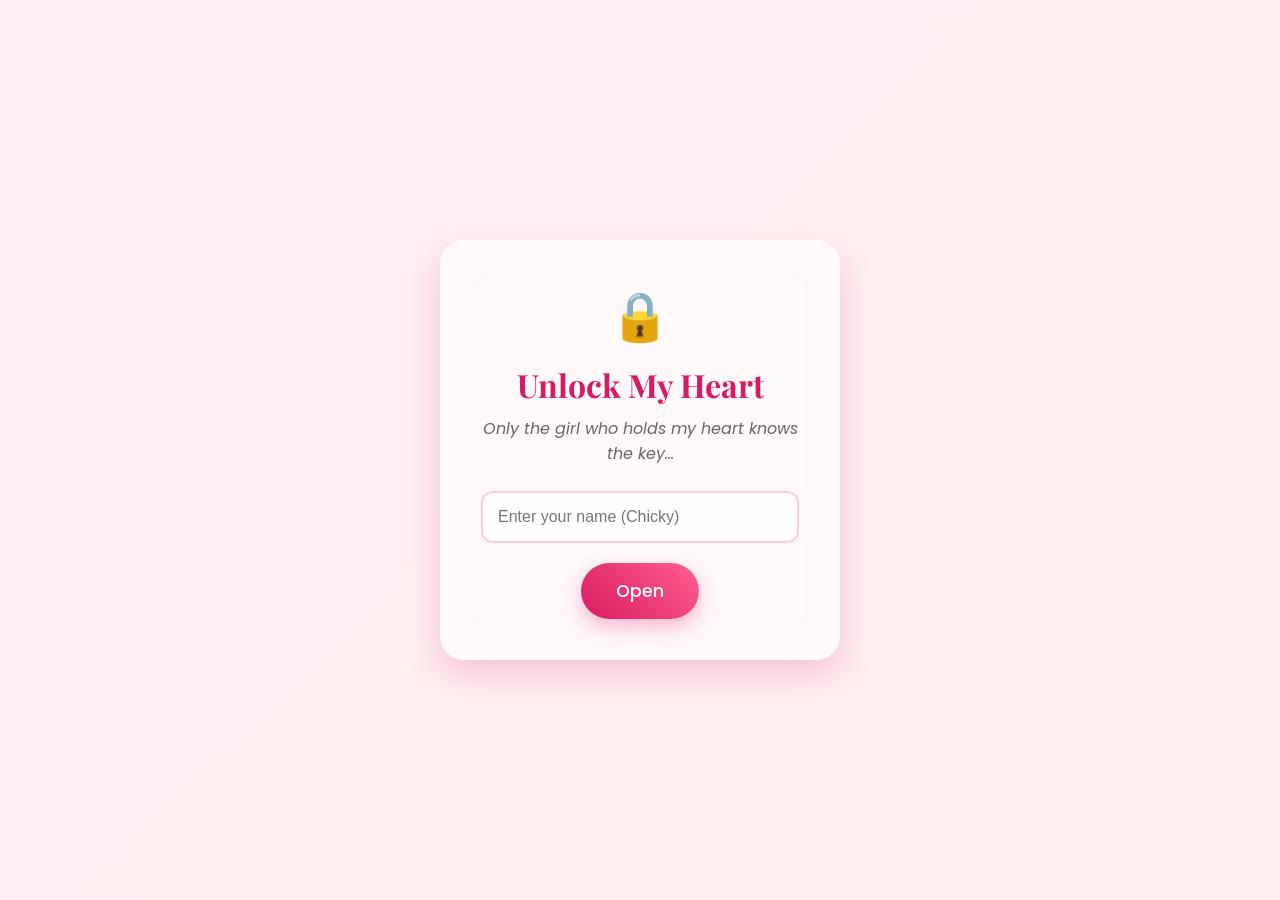
<file: Chicky Birthday/index.html>
<!DOCTYPE html>
<html lang="en">
<head>
    <meta charset="UTF-8">
    <meta name="viewport" content="width=device-width, initial-scale=1.0">
    <title>Happy Birthday, My Love</title>
    <link rel="stylesheet" href="style.css">
    <!-- Beautiful Romantic Fonts -->
    <link href="https://fonts.googleapis.com/css2?family=Dancing+Script:wght@600;700&family=Playfair+Display:ital,wght@0,400;0,700;1,400;1,700&family=Poppins:wght@300;400;500&display=swap" rel="stylesheet">
</head>
<body>
    <!-- Romantic Background Elements -->
    <div id="hearts-container"></div>

    <!-- Password Screen -->
    <div id="password-overlay" class="password-overlay">
        <div class="password-box pulse-glow">
            <div class="lock-icon">🔒</div>
            <h2>Unlock My Heart</h2>
            <p>Only the girl who holds my heart knows the key...</p>
            <input type="password" id="password-input" placeholder="Enter your name (Chicky)">
            <button onclick="checkPassword()">Open</button>
            <p id="error-message" style="color: #ff4d6d; display: none; margin-top: 10px;">That's not my girl. Try again.</p>
        </div>
    </div>

    <!-- Hidden popups -->
    <div id="success-popup" class="popup">
        <div class="popup-inner">
            <div class="popup-message"></div>
        </div>
    </div>

    <div id="main-content" style="display: none;">
        <!-- Hidden interactive trackers for her to find -->
        <div id="tracker1" class="hidden-tracker" onclick="trackerClick(1)">✨</div>
        <div id="tracker2" class="hidden-tracker" onclick="trackerClick(2)">💖</div>

        <section id="hero">
            <div class="hero-content glass-panel">
                <h1 class="typewriter">Happy Birthday, Chicky <span class="heart heartbeat">❤️</span></h1>
                <h3 class="cursive-text fade-in delay-1">The day the world became a better place...</h3>
                <p class="fade-in delay-2">Today is all about you. The light you bring to my life, the warmth of your smile, and the beautiful soul I fell in love with.</p>
                <button class="fade-in delay-3 bounce" onclick="startCelebration()">Step Into Our World 🌹</button>
            </div>
        </section>
    </div>

    <script src="script.js"></script>
</body>
</html>
</file>
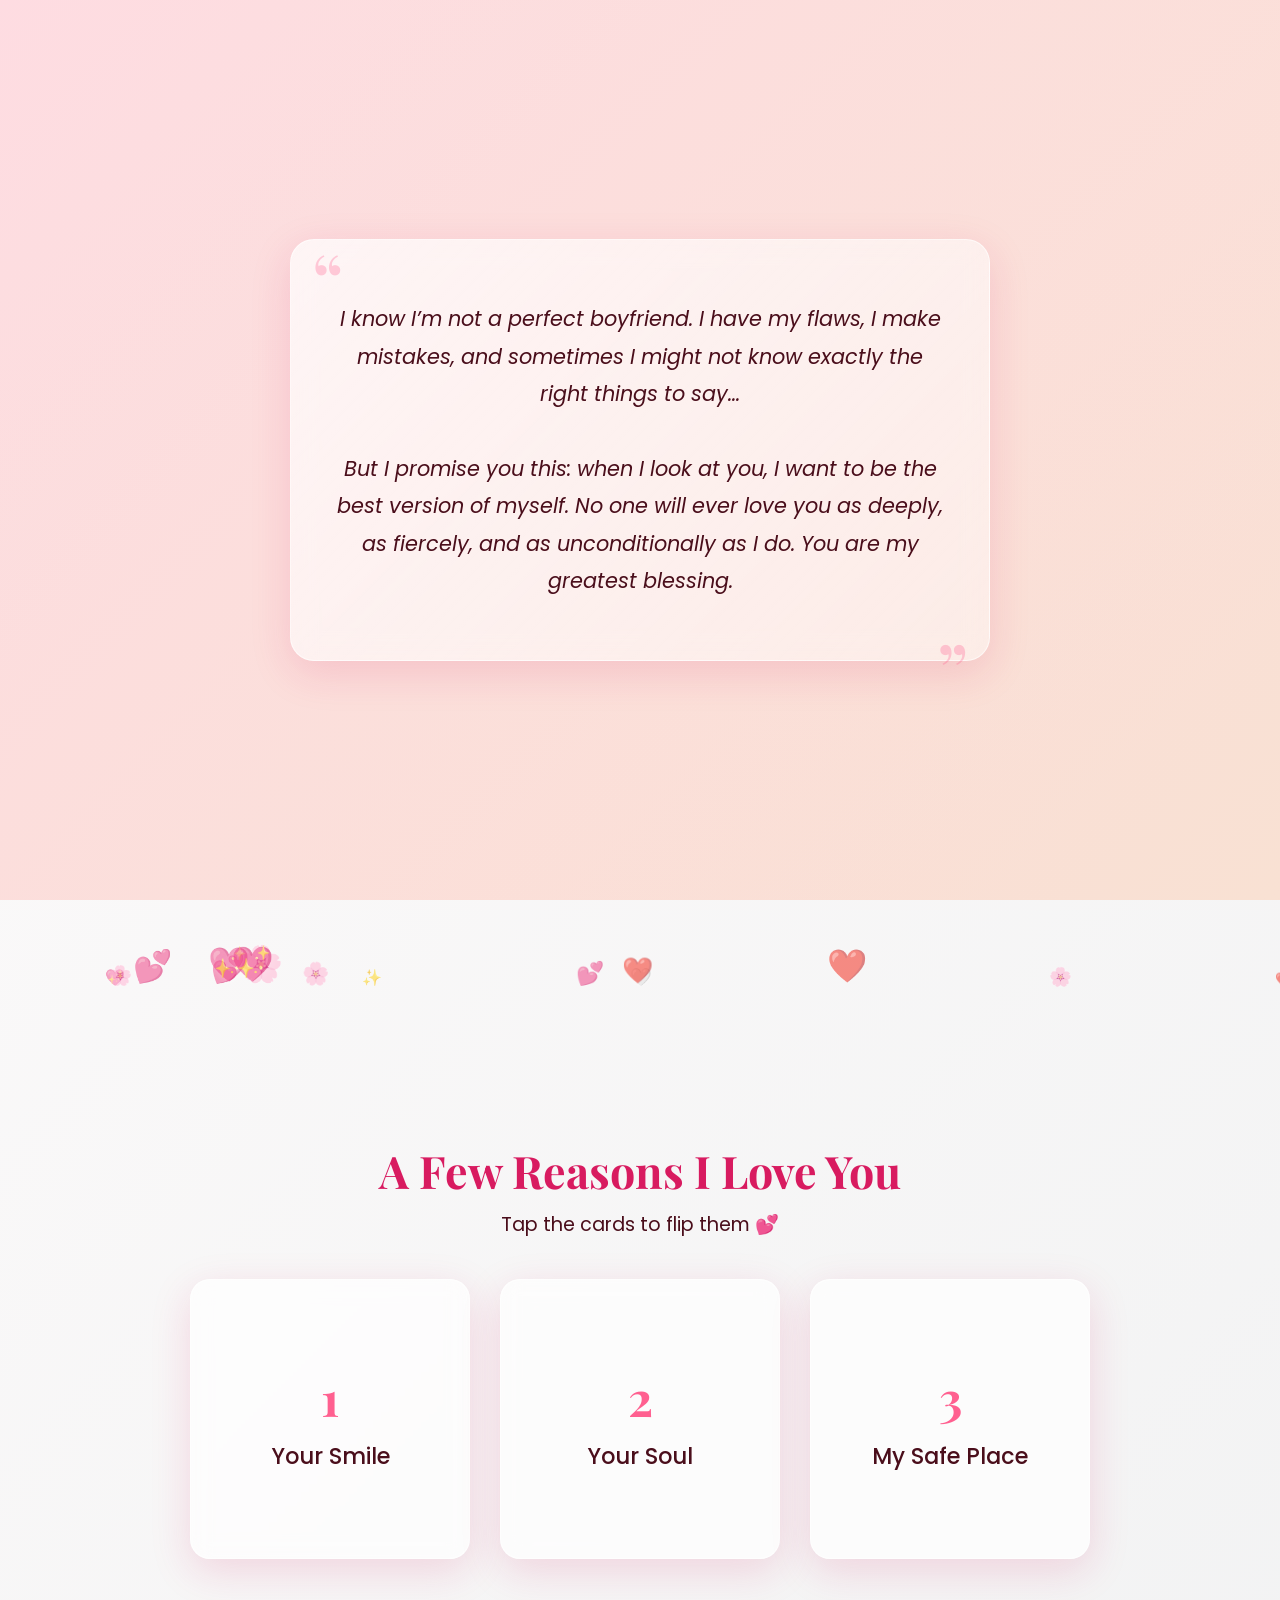
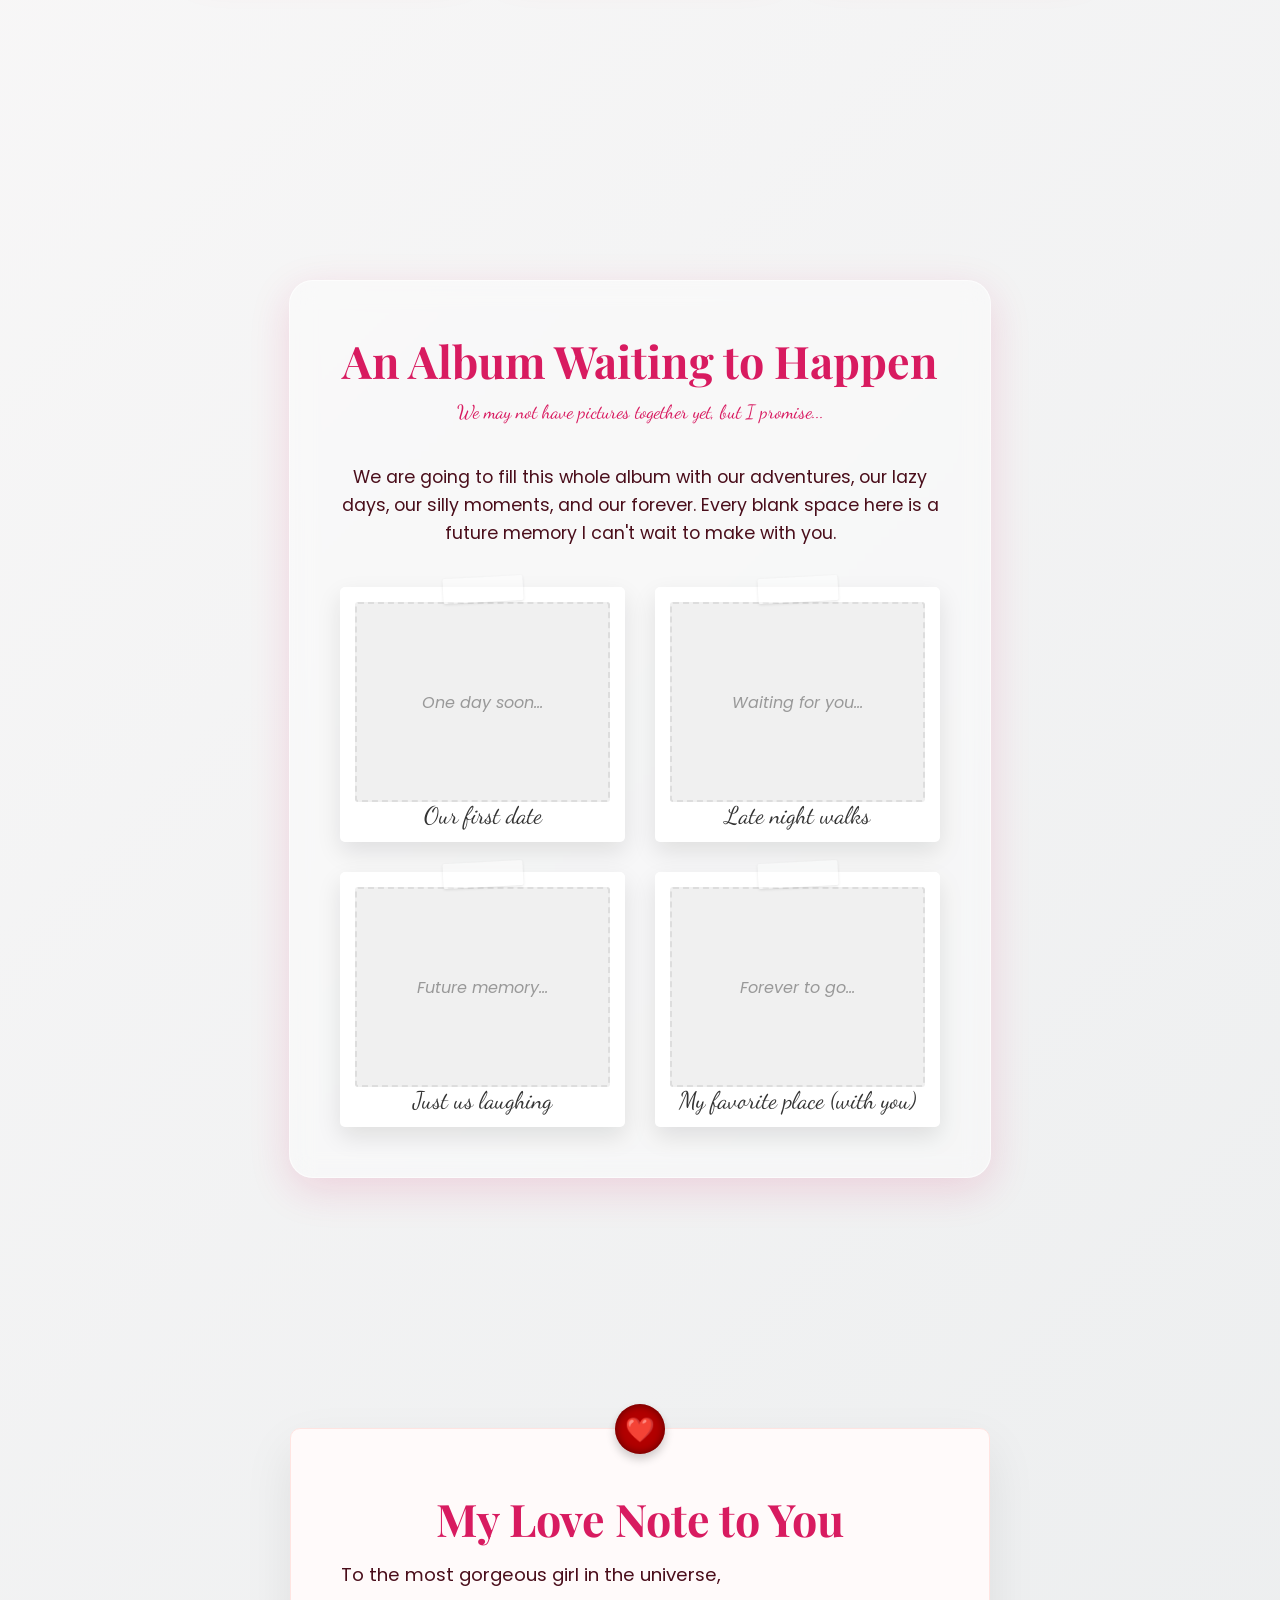
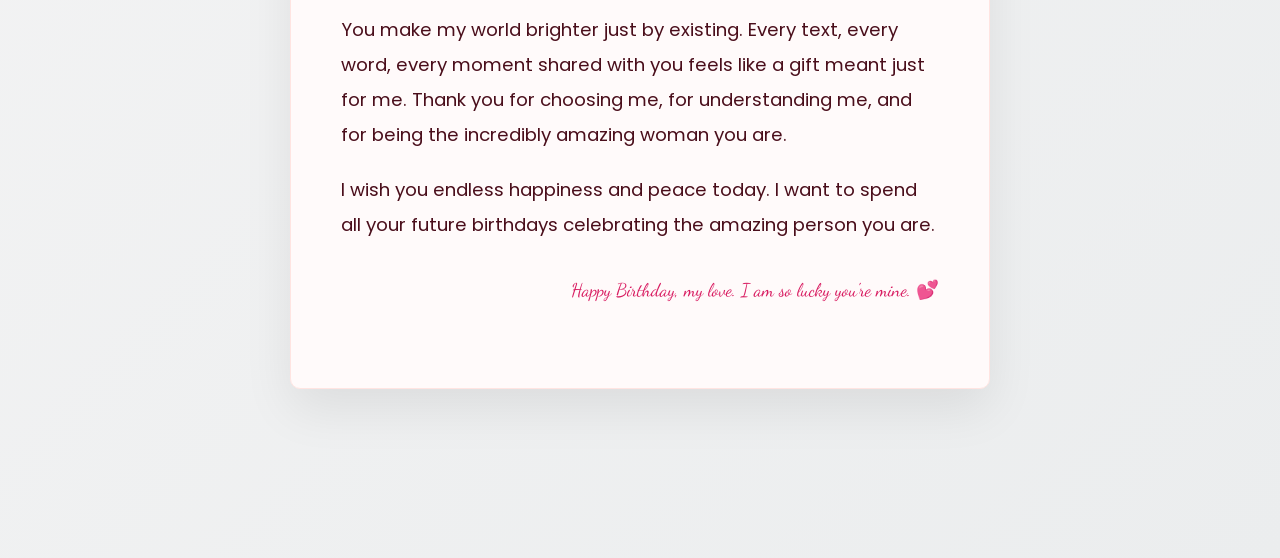
<file: Chicky Birthday/memories.html>
<!DOCTYPE html>
<html lang="en">
<head>
    <meta charset="UTF-8">
    <meta name="viewport" content="width=device-width, initial-scale=1.0">
    <title>For My Everything</title>
    <link rel="stylesheet" href="style.css">
    <link href="https://fonts.googleapis.com/css2?family=Dancing+Script:wght@600;700&family=Playfair+Display:ital,wght@0,400;0,700;1,400;1,700&family=Poppins:wght@300;400;500&display=swap" rel="stylesheet">
</head>
<body>
    <div id="hearts-container"></div>

    <!-- Vulnerable Quote Section -->
    <section id="honesty" class="quote-section">
        <div class="glass-panel fade-up quote-box">
            <span class="quote-mark">“</span>
            <p class="vulnerable-text">I know I’m not a perfect boyfriend. I have my flaws, I make mistakes, and sometimes I might not know exactly the right things to say... <br><br>But I promise you this: when I look at you, I want to be the best version of myself. No one will ever love you as deeply, as fiercely, and as unconditionally as I do. You are my greatest blessing.</p>
            <span class="quote-mark">”</span>
        </div>
    </section>

    <!-- Playful Reasons Cards -->
    <section id="reasons">
        <h2 class="section-title fade-up">A Few Reasons I Love You</h2>
        <p class="fade-up subtitle">Tap the cards to flip them 💕</p>
        <div class="card-grid">
            <div class="flip-card fade-up delay-1" onclick="this.classList.toggle('flipped')">
                <div class="flip-card-inner">
                    <div class="flip-card-front">
                        <h3>1</h3>
                        <p>Your Smile</p>
                    </div>
                    <div class="flip-card-back">
                        <p>It literally lights up my darkest days. I could stare at it forever.</p>
                    </div>
                </div>
            </div>
            <div class="flip-card fade-up delay-2" onclick="this.classList.toggle('flipped')">
                <div class="flip-card-inner">
                    <div class="flip-card-front">
                        <h3>2</h3>
                        <p>Your Soul</p>
                    </div>
                    <div class="flip-card-back">
                        <p>You have the most beautiful, kind, and pure heart I have ever known.</p>
                    </div>
                </div>
            </div>
            <div class="flip-card fade-up delay-3" onclick="this.classList.toggle('flipped')">
                <div class="flip-card-inner">
                    <div class="flip-card-front">
                        <h3>3</h3>
                        <p>My Safe Place</p>
                    </div>
                    <div class="flip-card-back">
                        <p>With you, I finally found where I belong. You are my peace.</p>
                    </div>
                </div>
            </div>
        </div>
    </section>

    <!-- The Promise Album -->
    <section id="memories">
        <div class="glass-panel fade-up">
            <h2 class="section-title">An Album Waiting to Happen</h2>
            <p class="cursive-text subtitle">We may not have pictures together yet, but I promise...</p>
            <p class="promise-text">We are going to fill this whole album with our adventures, our lazy days, our silly moments, and our forever. Every blank space here is a future memory I can't wait to make with you.</p>
            
            <div class="gallery">
                <div class="polaroid fade-up delay-1">
                    <div class="photo-placeholder">One day soon...</div>
                    <div class="caption">Our first date</div>
                </div>
                <div class="polaroid fade-up delay-2">
                    <div class="photo-placeholder">Waiting for you...</div>
                    <div class="caption">Late night walks</div>
                </div>
                <div class="polaroid fade-up delay-3">
                    <div class="photo-placeholder">Future memory...</div>
                    <div class="caption">Just us laughing</div>
                </div>
                <div class="polaroid fade-up delay-4">
                    <div class="photo-placeholder">Forever to go...</div>
                    <div class="caption">My favorite place (with you)</div>
                </div>
            </div>
        </div>
    </section>

    <!-- Final Letter -->
    <section id="message">
        <div class="letter-box fade-up">
            <div class="wax-seal">❤️</div>
            <h2 class="section-title">My Love Note to You</h2>
            <div class="letter-content">
                <p>To the most gorgeous girl in the universe,</p>
                <p>You make my world brighter just by existing. Every text, every word, every moment shared with you feels like a gift meant just for me. Thank you for choosing me, for understanding me, and for being the incredibly amazing woman you are.</p>
                <p>I wish you endless happiness and peace today. I want to spend all your future birthdays celebrating the amazing person you are.</p>
                <p class="cursive-text signature">Happy Birthday, my love. I am so lucky you're mine. 💕</p>
            </div>
        </div>
    </section>

    <script src="script.js"></script>
</body>
</html>
</file>
<file: Chicky Birthday/style.css>
:root {
    /* Dreamy Sunset / Romantic Palette */
    --bg-gradient: linear-gradient(135deg, #fdfbfb 0%, #ebedee 100%);
    --bg-overlay: linear-gradient(135deg, rgba(255, 175, 189, 0.4) 0%, rgba(255, 195, 160, 0.4) 100%);
    --text-main: #4a0e1b;
    --accent: #d81b60;
    --accent-light: #ff6090;
    --glass-bg: rgba(255, 255, 255, 0.4);
    --glass-border: rgba(255, 255, 255, 0.6);
    --shadow: 0 12px 40px rgba(216, 27, 96, 0.15);
}

* { margin: 0; padding: 0; box-sizing: border-box; }

body {
    font-family: 'Poppins', sans-serif;
    background: var(--bg-gradient);
    color: var(--text-main);
    overflow-x: hidden;
    position: relative;
}

body::before {
    content: '';
    position: fixed;
    top: 0; left: 0; width: 100vw; height: 100vh;
    background: var(--bg-overlay);
    z-index: -2;
}

h1, h2, .quote-mark {
    font-family: 'Playfair Display', serif;
}

.cursive-text {
    font-family: 'Dancing Script', cursive;
    font-size: 2rem;
    color: var(--accent);
}

/* Glassmorphism Panel */
.glass-panel {
    background: var(--glass-bg);
    backdrop-filter: blur(12px);
    -webkit-backdrop-filter: blur(12px);
    border: 1px solid var(--glass-border);
    border-radius: 24px;
    padding: 50px;
    box-shadow: var(--shadow);
    text-align: center;
}

/* Floating Elements Container */
#hearts-container {
    position: fixed;
    top: 0; left: 0; width: 100vw; height: 100vh;
    pointer-events: none;
    z-index: -1;
}

.floating-element {
    position: absolute;
    bottom: -10vh;
    opacity: 0.6;
    animation: floatUp linear infinite;
    text-shadow: 0 0 10px rgba(255,255,255,0.5);
}

@keyframes floatUp {
    0% { transform: translateY(0) rotate(0deg) scale(1); opacity: 0; }
    10% { opacity: 0.8; }
    90% { opacity: 0.8; }
    100% { transform: translateY(-120vh) rotate(360deg) scale(1.5); opacity: 0; }
}

/* Password Overlay */
.password-overlay {
    position: fixed; top: 0; left: 0; width: 100vw; height: 100vh;
    background: rgba(255, 240, 243, 0.9);
    backdrop-filter: blur(15px);
    display: flex; align-items: center; justify-content: center;
    z-index: 1000;
}

.password-box {
    background: rgba(255, 255, 255, 0.6);
    backdrop-filter: blur(20px);
    border: 1px solid rgba(255, 255, 255, 0.8);
    border-radius: 24px;
    padding: 40px;
    text-align: center;
    box-shadow: 0 15px 35px rgba(216, 27, 96, 0.2);
    max-width: 400px;
    width: 90%;
}

.lock-icon { font-size: 3rem; margin-bottom: 10px; }
.password-box h2 { color: var(--accent); margin-bottom: 10px; font-size: 2rem;}
.password-box p { margin-bottom: 25px; font-style: italic; color: #666; }

.password-box input {
    width: 100%; padding: 15px;
    border: 2px solid rgba(216, 27, 96, 0.2);
    border-radius: 12px;
    background: rgba(255, 255, 255, 0.8);
    margin-bottom: 20px; font-size: 1rem;
    outline: none; transition: 0.3s;
}

.password-box input:focus { border-color: var(--accent); }

button {
    background: linear-gradient(45deg, var(--accent), var(--accent-light));
    color: white; border: none; padding: 15px 35px;
    border-radius: 30px; cursor: pointer; font-size: 1.1rem;
    font-family: 'Poppins', sans-serif; font-weight: 500;
    transition: all 0.3s ease;
    box-shadow: 0 8px 20px rgba(216, 27, 96, 0.3);
}

button:hover { transform: translateY(-3px); box-shadow: 0 12px 25px rgba(216, 27, 96, 0.4); }

/* Sections */
section {
    min-height: 100vh;
    padding: 80px 20px;
    display: flex; flex-direction: column;
    align-items: center; justify-content: center;
    position: relative; z-index: 1;
}

.section-title { font-size: 2.8rem; margin-bottom: 10px; color: var(--accent); text-align: center; }
.subtitle { text-align: center; margin-bottom: 40px; font-size: 1.2rem; }

/* Hero Section */
.hero-content { max-width: 800px; width: 90%; }
.hero-content p { font-size: 1.2rem; margin: 20px 0 35px; line-height: 1.6; }
.typewriter { font-size: 3rem; margin-bottom: 10px; }

/* Heartbeat Animation */
.heartbeat { display: inline-block; animation: heartbeat 1.5s infinite; }
@keyframes heartbeat {
    0% { transform: scale(1); }
    14% { transform: scale(1.3); }
    28% { transform: scale(1); }
    42% { transform: scale(1.3); }
    70% { transform: scale(1); }
}

/* Vulnerable Quote Section */
.quote-box {
    position: relative; max-width: 700px; padding: 60px 40px;
    background: linear-gradient(135deg, rgba(255,255,255,0.7), rgba(255,255,255,0.4));
}
.quote-mark {
    font-size: 5rem; color: var(--accent-light); opacity: 0.3;
    position: absolute; line-height: 0;
}
.quote-mark:first-child { top: 40px; left: 20px; }
.quote-mark:last-child { bottom: -10px; right: 20px; }
.vulnerable-text { font-size: 1.3rem; font-style: italic; line-height: 1.8; position: relative; z-index: 2; }

/* Flip Cards (Reasons) */
.card-grid {
    display: flex; gap: 30px; flex-wrap: wrap; justify-content: center;
    max-width: 1000px; width: 100%;
}
.flip-card {
    background: transparent; width: 280px; height: 280px;
    perspective: 1000px; cursor: pointer;
}
.flip-card-inner {
    position: relative; width: 100%; height: 100%;
    text-align: center; transition: transform 0.8s;
    transform-style: preserve-3d;
}
.flip-card.flipped .flip-card-inner { transform: rotateY(180deg); }
.flip-card-front, .flip-card-back {
    position: absolute; width: 100%; height: 100%;
    -webkit-backface-visibility: hidden; backface-visibility: hidden;
    border-radius: 20px; padding: 30px;
    display: flex; flex-direction: column; align-items: center; justify-content: center;
    box-shadow: var(--shadow);
}
.flip-card-front {
    background: rgba(255,255,255,0.7); backdrop-filter: blur(10px);
    border: 1px solid var(--glass-border);
}
.flip-card-front h3 { font-size: 3rem; color: var(--accent-light); margin-bottom: 10px; font-family: 'Playfair Display'; }
.flip-card-front p { font-size: 1.4rem; font-weight: 500; }
.flip-card-back {
    background: var(--accent); color: white;
    transform: rotateY(180deg);
}
.flip-card-back p { font-size: 1.2rem; line-height: 1.6; font-style: italic; }

/* Album Section */
.promise-text { max-width: 600px; margin: 0 auto 40px; font-size: 1.1rem; line-height: 1.6; }
.gallery {
    display: grid; grid-template-columns: repeat(auto-fit, minmax(220px, 1fr));
    gap: 30px; margin-top: 20px;
}
.polaroid {
    background: #fff; padding: 15px 15px 40px 15px; border-radius: 5px;
    box-shadow: 0 10px 25px rgba(0,0,0,0.1); position: relative;
    transition: transform 0.4s; transform-origin: top center;
}
/* Tape effect on polaroid */
.polaroid::before {
    content: ''; position: absolute; top: -10px; left: 50%; transform: translateX(-50%) rotate(-3deg);
    width: 80px; height: 25px; background: rgba(255, 255, 255, 0.4);
    box-shadow: 0 1px 3px rgba(0,0,0,0.1); border-radius: 2px; z-index: 2;
}
.photo-placeholder {
    width: 100%; height: 200px; background: #f0f0f0; border-radius: 3px;
    display: flex; align-items: center; justify-content: center;
    color: #999; font-style: italic; border: 2px dashed #ddd;
}
.polaroid .caption {
    position: absolute; bottom: 12px; left: 0; width: 100%; text-align: center;
    font-family: 'Dancing Script', cursive; font-size: 1.5rem; color: #333;
}
.polaroid:nth-child(odd) { transform: rotate(-3deg); }
.polaroid:nth-child(even) { transform: rotate(3deg); }
.polaroid:hover { transform: scale(1.05) rotate(0deg); z-index: 10; }

/* Love Letter Section */
.letter-box {
    background: #fffafa; border: 1px solid #ffe4e1; padding: 60px 50px;
    border-radius: 10px; max-width: 700px; position: relative;
    box-shadow: 0 20px 50px rgba(0,0,0,0.08);
}
.wax-seal {
    position: absolute; top: -25px; left: 50%; transform: translateX(-50%);
    width: 50px; height: 50px; background: #b30000; border-radius: 50%;
    color: white; display: flex; align-items: center; justify-content: center;
    font-size: 1.5rem; box-shadow: inset 0 0 10px rgba(0,0,0,0.5), 0 5px 10px rgba(0,0,0,0.2);
}
.letter-content p { margin-bottom: 20px; line-height: 1.9; font-size: 1.15rem; }
.signature { font-size: 2.5rem; text-align: right; margin-top: 30px; }

/* Popups */
.popup {
    position: fixed; top: 20px; left: 50%; transform: translateX(-50%) translateY(-20px);
    background: rgba(255, 255, 255, 0.9); border: 1px solid var(--accent-light);
    padding: 18px 25px; border-radius: 30px; box-shadow: 0 10px 30px rgba(216, 27, 96, 0.2);
    color: var(--accent); font-weight: 500; opacity: 0; pointer-events: none;
    transition: all 0.4s cubic-bezier(0.175, 0.885, 0.32, 1.275); z-index: 1100;
}
.popup.visible { opacity: 1; transform: translateX(-50%) translateY(0); pointer-events: auto; }

/* Hidden Trackers */
.hidden-tracker {
    position: absolute; width: 40px; height: 40px; cursor: pointer; z-index: 10;
    opacity: 0.3; transition: 0.3s; font-size: 1.5rem; display: flex;
    align-items: center; justify-content: center;
}
.hidden-tracker:hover { opacity: 1; transform: scale(1.2); }
#tracker1 { top: 15%; left: 10%; animation: pulse 2s infinite; }
#tracker2 { top: 25%; right: 10%; animation: pulse 3s infinite reverse; }

@keyframes pulse { 0% { transform: scale(1); } 50% { transform: scale(1.2); } 100% { transform: scale(1); } }

/* Animations */
.fade-in { opacity: 0; animation: fadeIn 1.2s forwards; }
.fade-up { opacity: 0; transform: translateY(40px); transition: all 1s cubic-bezier(0.2, 0.8, 0.2, 1); }
.fade-up.visible { opacity: 1; transform: translateY(0); }
.delay-1 { animation-delay: 0.5s; transition-delay: 0.2s; }
.delay-2 { animation-delay: 1s; transition-delay: 0.4s; }
.delay-3 { animation-delay: 1.5s; transition-delay: 0.6s; }
.delay-4 { transition-delay: 0.8s; }

@keyframes fadeIn { to { opacity: 1; } }

/* Mobile Adjustments */
@media (max-width: 768px) {
    .typewriter { font-size: 2.2rem; }
    .glass-panel { padding: 30px 20px; }
    .section-title { font-size: 2.2rem; }
    .letter-box { padding: 40px 20px; }
    .vulnerable-text { font-size: 1.1rem; }
    .flip-card { width: 100%; max-width: 300px; height: 250px; }
}
</file>
